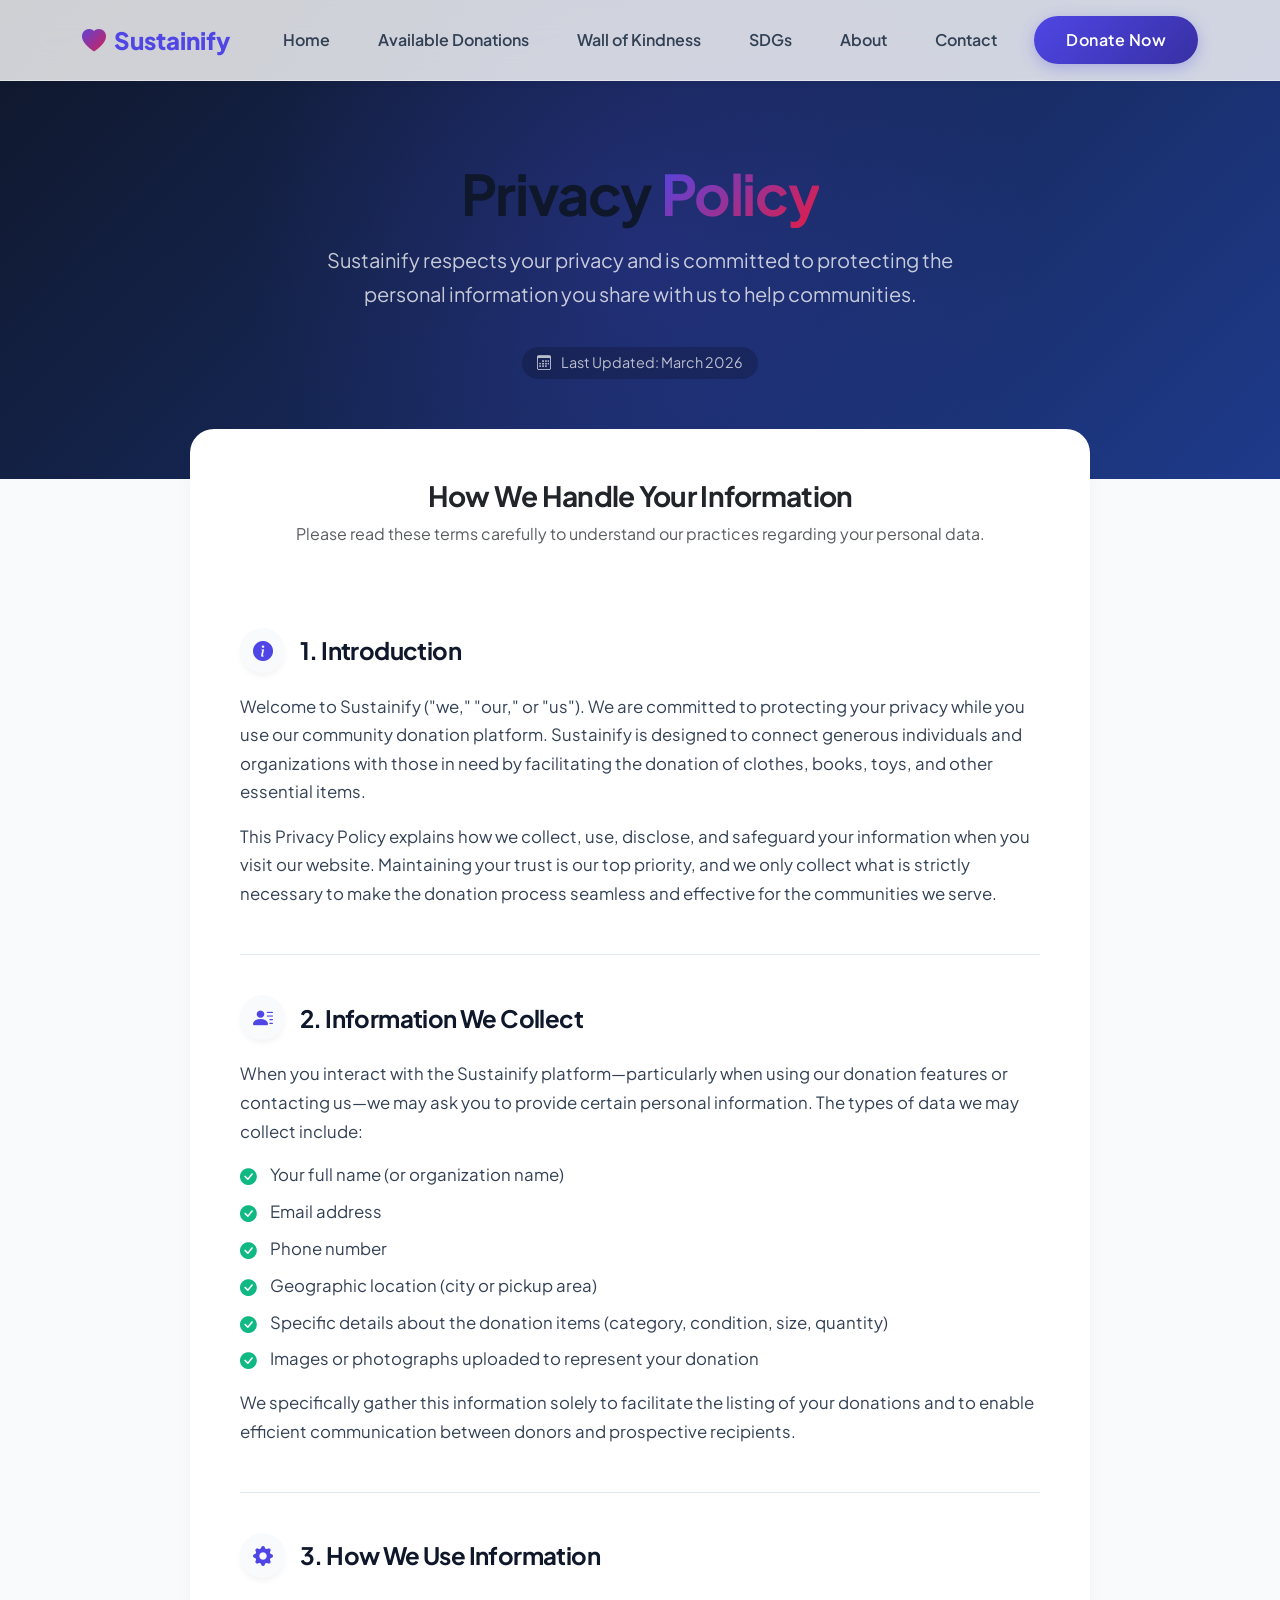
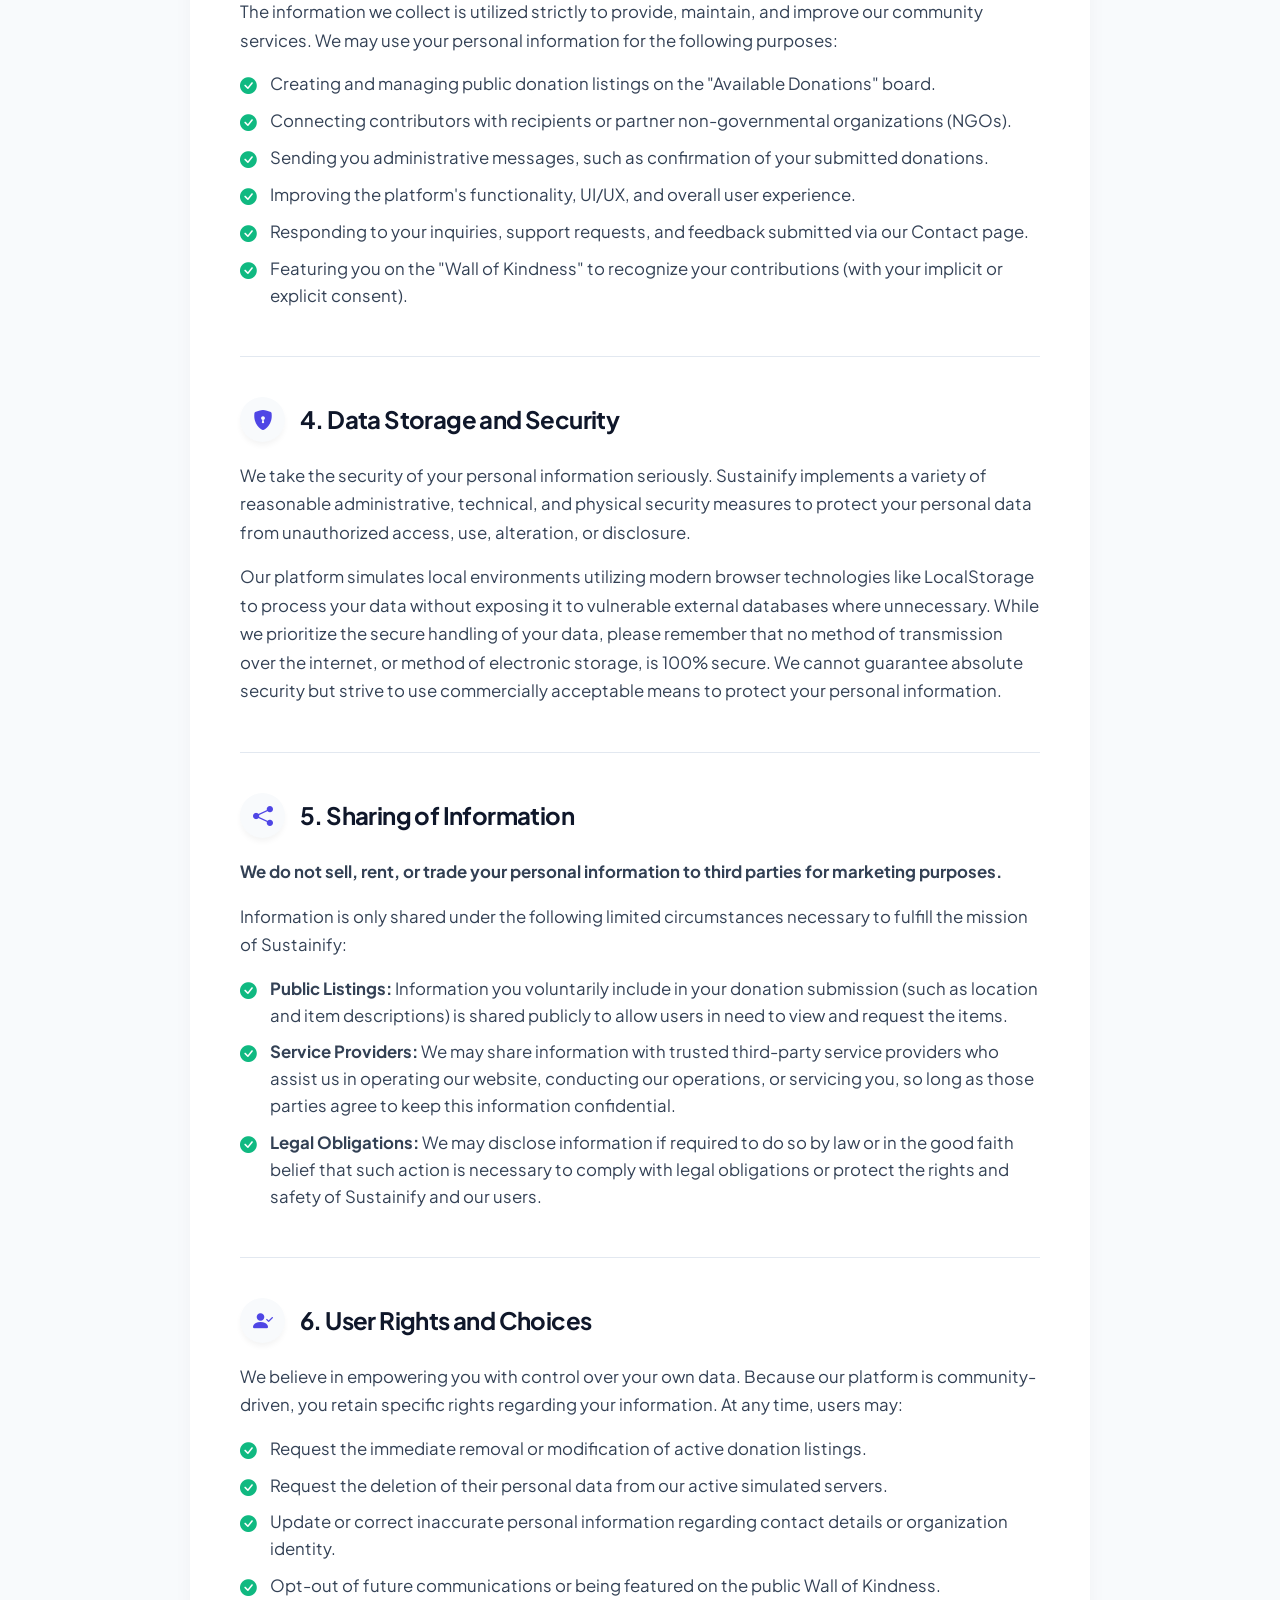
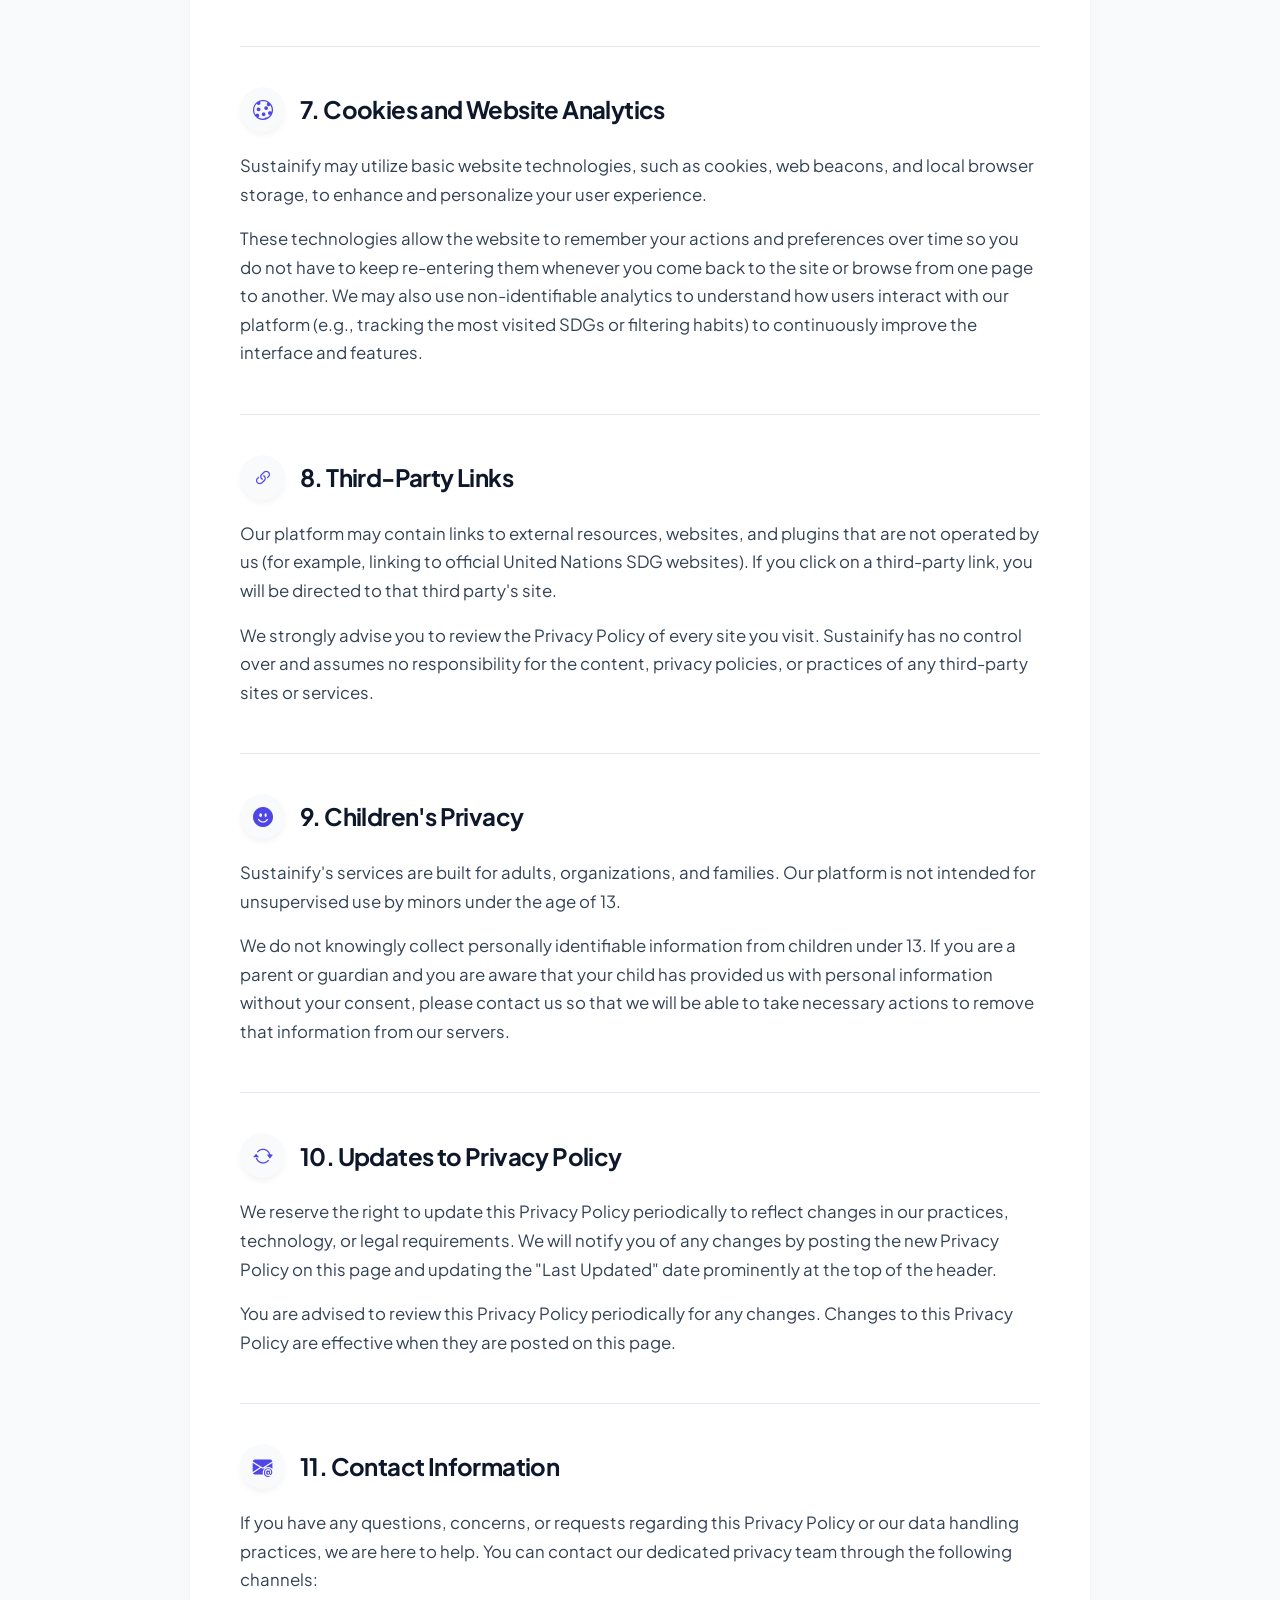
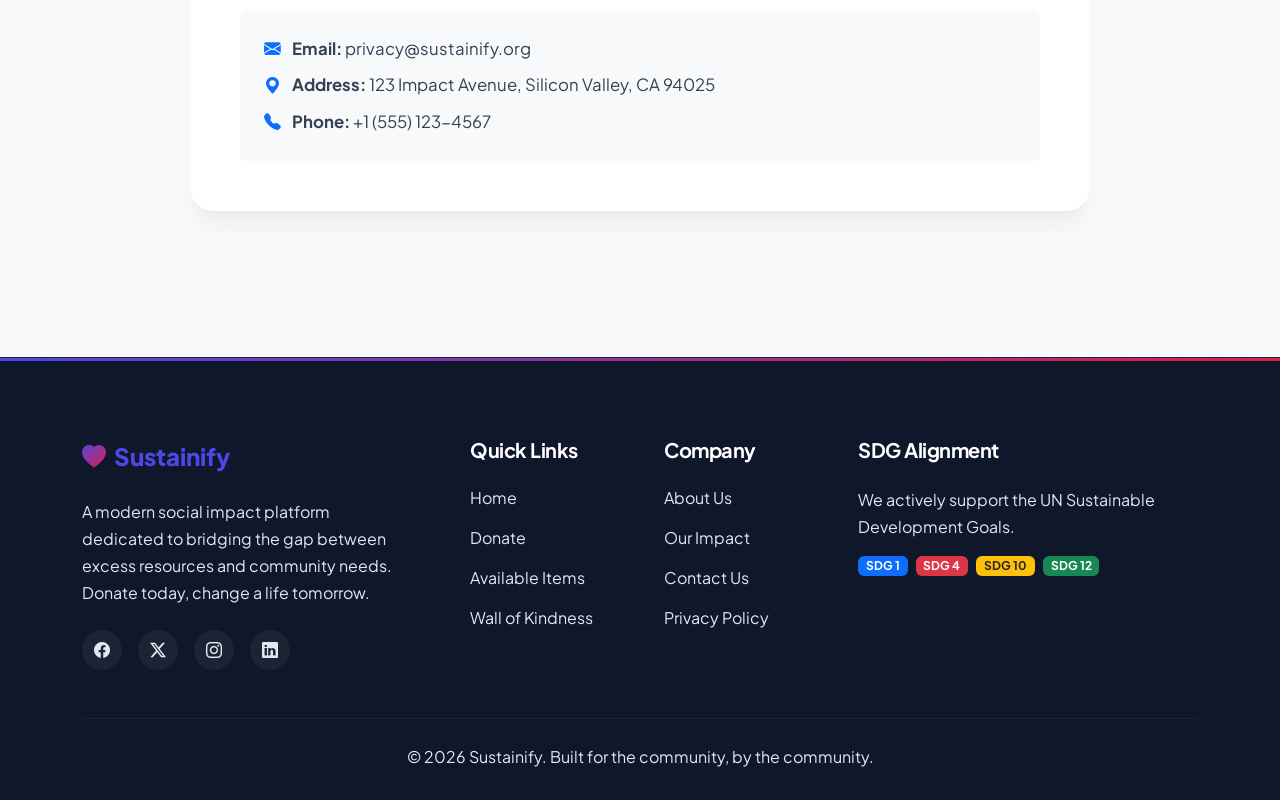
<file: privacy-policy.html>
<!DOCTYPE html>
<html lang="en">

<head>
    <meta charset="UTF-8">
    <meta name="viewport" content="width=device-width, initial-scale=1.0">
    <title>Privacy Policy - Sustainify</title>
    
    <!-- Bootstrap CSS -->
    <link href="https://cdn.jsdelivr.net/npm/bootstrap@5.3.2/dist/css/bootstrap.min.css" rel="stylesheet">
    <!-- Bootstrap Icons -->
    <link rel="stylesheet" href="https://cdn.jsdelivr.net/npm/bootstrap-icons@1.11.1/font/bootstrap-icons.css">
    
    <!-- Custom CSS -->
    <link rel="stylesheet" href="assets/css/style.css">

    <style>
        .page-header {
            padding: 160px 0 100px;
            background: linear-gradient(135deg, var(--dark) 0%, #1e3a8a 100%);
            color: white;
            text-align: center;
            position: relative;
        }

        .header-bg-glow {
            position: absolute;
            top: 50%; left: 50%;
            transform: translate(-50%, -50%);
            width: 800px; height: 800px;
            background: radial-gradient(circle, rgba(79, 70, 229, 0.2) 0%, transparent 70%);
            z-index: 0;
            animation: pulse-glow 8s infinite alternate ease-in-out;
        }

        @keyframes pulse-glow {
            0% { opacity: 0.5; transform: translate(-50%, -50%) scale(1); }
            100% { opacity: 1; transform: translate(-50%, -50%) scale(1.1); }
        }

        .policy-container {
            max-width: 900px;
            margin: -50px auto 50px;
            background: white;
            border-radius: var(--border-radius-lg);
            padding: 50px;
            box-shadow: var(--shadow-lg);
            position: relative;
            z-index: 10;
        }

        .policy-section {
            margin-bottom: 40px;
            padding-bottom: 30px;
            border-bottom: 1px solid var(--light-muted);
        }

        .policy-section:last-child {
            border-bottom: none;
            margin-bottom: 0;
            padding-bottom: 0;
        }

        .policy-heading {
            display: flex;
            align-items: center;
            gap: 15px;
            margin-bottom: 20px;
            color: var(--dark);
        }

        .policy-icon {
            width: 45px;
            height: 45px;
            background: var(--light);
            color: var(--primary);
            border-radius: 50%;
            display: flex;
            align-items: center;
            justify-content: center;
            font-size: 1.25rem;
            flex-shrink: 0;
            box-shadow: var(--shadow-sm);
        }

        .policy-text {
            color: var(--dark-muted);
            line-height: 1.8;
            font-size: 1.05rem;
        }

        .policy-list {
            list-style-type: none;
            padding-left: 0;
            margin-top: 15px;
        }

        .policy-list li {
            position: relative;
            padding-left: 30px;
            margin-bottom: 10px;
            color: var(--dark-muted);
            line-height: 1.6;
        }

        .policy-list li::before {
            content: '\F26A'; /* bootstrap icon bi-check-circle-fill hex */
            font-family: 'bootstrap-icons';
            position: absolute;
            left: 0;
            top: 2px;
            color: var(--success);
        }
        
        .last-updated {
            font-size: 0.9rem;
            color: rgba(255,255,255,0.7);
            margin-top: 20px;
            display: inline-block;
            background: rgba(0,0,0,0.2);
            padding: 5px 15px;
            border-radius: 50px;
        }

        @media (max-width: 768px) {
            .policy-container {
                padding: 30px 20px;
                margin-top: -30px;
                margin-left: 15px;
                margin-right: 15px;
            }
        }
    </style>
</head>

<body>

    <!-- Loader -->
    <div id="loader">
        <div class="spinner-pulse"></div>
    </div>

    <!-- Navbar -->
    <nav class="navbar navbar-expand-lg fixed-top">
        <div class="container">
            <a class="navbar-brand" href="index.html">
                <i class="bi bi-heart-fill"></i> Sustainify
            </a>
            <button class="navbar-toggler border-0" type="button" data-bs-toggle="collapse" data-bs-target="#navbarNav">
                <i class="bi bi-list fs-1 text-dark"></i>
            </button>
            <div class="collapse navbar-collapse" id="navbarNav">
                <ul class="navbar-nav mx-auto gap-3">
                    <li class="nav-item"><a class="nav-link" href="index.html">Home</a></li>

                    <li class="nav-item"><a class="nav-link" href="donations-list.html">Available Donations</a></li>
                    <li class="nav-item"><a class="nav-link" href="wall-of-kindness.html">Wall of Kindness</a></li>
                    <li class="nav-item"><a class="nav-link" href="sdg.html">SDGs</a></li>
                    <li class="nav-item"><a class="nav-link" href="about.html">About</a></li>
                    <li class="nav-item"><a class="nav-link" href="contact.html">Contact</a></li>
                </ul>
                <div class="d-flex mt-3 mt-lg-0">
                    <a href="donate.html" class="btn btn-primary-custom w-100">Donate Now</a>
                </div>
            </div>
        </div>
    </nav>

    <!-- Header -->
    <header class="page-header">
        <div class="header-bg-glow"></div>
        <div class="container position-relative z-1">
            <h1 class="display-4 fw-bold reveal-up">Privacy <span class="text-gradient">Policy</span></h1>
            <p class="fs-5 opacity-75 max-w-700 mx-auto mt-3 reveal-up" style="max-width: 700px; transition-delay: 0.1s;">
                Sustainify respects your privacy and is committed to protecting the personal information you share with us to help communities.
            </p>
            <div class="last-updated reveal-up" style="transition-delay: 0.2s;">
                <i class="bi bi-calendar3 me-2"></i> Last Updated: March 2026
            </div>
        </div>
    </header>

    <!-- Content -->
    <section class="container pb-5 mb-5">
        <div class="policy-container reveal-up" style="transition-delay: 0.3s;">
            
            <div class="text-center mb-5 pb-3">
                <h3 class="fw-bold text-dark">How We Handle Your Information</h3>
                <p class="text-muted">Please read these terms carefully to understand our practices regarding your personal data.</p>
            </div>

            <!-- Section 1 -->
            <div class="policy-section">
                <h4 class="policy-heading">
                    <div class="policy-icon"><i class="bi bi-info-circle-fill"></i></div>
                    1. Introduction
                </h4>
                <div class="policy-text">
                    <p>Welcome to Sustainify ("we," "our," or "us"). We are committed to protecting your privacy while you use our community donation platform. Sustainify is designed to connect generous individuals and organizations with those in need by facilitating the donation of clothes, books, toys, and other essential items.</p>
                    <p>This Privacy Policy explains how we collect, use, disclose, and safeguard your information when you visit our website. Maintaining your trust is our top priority, and we only collect what is strictly necessary to make the donation process seamless and effective for the communities we serve.</p>
                </div>
            </div>

            <!-- Section 2 -->
            <div class="policy-section">
                <h4 class="policy-heading">
                    <div class="policy-icon"><i class="bi bi-person-lines-fill"></i></div>
                    2. Information We Collect
                </h4>
                <div class="policy-text">
                    <p>When you interact with the Sustainify platform—particularly when using our donation features or contacting us—we may ask you to provide certain personal information. The types of data we may collect include:</p>
                    <ul class="policy-list">
                        <li>Your full name (or organization name)</li>
                        <li>Email address</li>
                        <li>Phone number</li>
                        <li>Geographic location (city or pickup area)</li>
                        <li>Specific details about the donation items (category, condition, size, quantity)</li>
                        <li>Images or photographs uploaded to represent your donation</li>
                    </ul>
                    <p>We specifically gather this information solely to facilitate the listing of your donations and to enable efficient communication between donors and prospective recipients.</p>
                </div>
            </div>

            <!-- Section 3 -->
            <div class="policy-section">
                <h4 class="policy-heading">
                    <div class="policy-icon"><i class="bi bi-gear-fill"></i></div>
                    3. How We Use Information
                </h4>
                <div class="policy-text">
                    <p>The information we collect is utilized strictly to provide, maintain, and improve our community services. We may use your personal information for the following purposes:</p>
                    <ul class="policy-list">
                        <li>Creating and managing public donation listings on the "Available Donations" board.</li>
                        <li>Connecting contributors with recipients or partner non-governmental organizations (NGOs).</li>
                        <li>Sending you administrative messages, such as confirmation of your submitted donations.</li>
                        <li>Improving the platform's functionality, UI/UX, and overall user experience.</li>
                        <li>Responding to your inquiries, support requests, and feedback submitted via our Contact page.</li>
                        <li>Featuring you on the "Wall of Kindness" to recognize your contributions (with your implicit or explicit consent).</li>
                    </ul>
                </div>
            </div>

            <!-- Section 4 -->
            <div class="policy-section">
                <h4 class="policy-heading">
                    <div class="policy-icon"><i class="bi bi-shield-lock-fill"></i></div>
                    4. Data Storage and Security
                </h4>
                <div class="policy-text">
                    <p>We take the security of your personal information seriously. Sustainify implements a variety of reasonable administrative, technical, and physical security measures to protect your personal data from unauthorized access, use, alteration, or disclosure.</p>
                    <p>Our platform simulates local environments utilizing modern browser technologies like LocalStorage to process your data without exposing it to vulnerable external databases where unnecessary. While we prioritize the secure handling of your data, please remember that no method of transmission over the internet, or method of electronic storage, is 100% secure. We cannot guarantee absolute security but strive to use commercially acceptable means to protect your personal information.</p>
                </div>
            </div>

            <!-- Section 5 -->
            <div class="policy-section">
                <h4 class="policy-heading">
                    <div class="policy-icon"><i class="bi bi-share-fill"></i></div>
                    5. Sharing of Information
                </h4>
                <div class="policy-text">
                    <p><strong>We do not sell, rent, or trade your personal information to third parties for marketing purposes.</strong></p>
                    <p>Information is only shared under the following limited circumstances necessary to fulfill the mission of Sustainify:</p>
                    <ul class="policy-list">
                        <li><strong>Public Listings:</strong> Information you voluntarily include in your donation submission (such as location and item descriptions) is shared publicly to allow users in need to view and request the items.</li>
                        <li><strong>Service Providers:</strong> We may share information with trusted third-party service providers who assist us in operating our website, conducting our operations, or servicing you, so long as those parties agree to keep this information confidential.</li>
                        <li><strong>Legal Obligations:</strong> We may disclose information if required to do so by law or in the good faith belief that such action is necessary to comply with legal obligations or protect the rights and safety of Sustainify and our users.</li>
                    </ul>
                </div>
            </div>

            <!-- Section 6 -->
            <div class="policy-section">
                <h4 class="policy-heading">
                    <div class="policy-icon"><i class="bi bi-person-check-fill"></i></div>
                    6. User Rights and Choices
                </h4>
                <div class="policy-text">
                    <p>We believe in empowering you with control over your own data. Because our platform is community-driven, you retain specific rights regarding your information. At any time, users may:</p>
                    <ul class="policy-list">
                        <li>Request the immediate removal or modification of active donation listings.</li>
                        <li>Request the deletion of their personal data from our active simulated servers.</li>
                        <li>Update or correct inaccurate personal information regarding contact details or organization identity.</li>
                        <li>Opt-out of future communications or being featured on the public Wall of Kindness.</li>
                    </ul>
                </div>
            </div>

            <!-- Section 7 -->
            <div class="policy-section">
                <h4 class="policy-heading">
                    <div class="policy-icon"><i class="bi bi-cookie"></i></div>
                    7. Cookies and Website Analytics
                </h4>
                <div class="policy-text">
                    <p>Sustainify may utilize basic website technologies, such as cookies, web beacons, and local browser storage, to enhance and personalize your user experience.</p>
                    <p>These technologies allow the website to remember your actions and preferences over time so you do not have to keep re-entering them whenever you come back to the site or browse from one page to another. We may also use non-identifiable analytics to understand how users interact with our platform (e.g., tracking the most visited SDGs or filtering habits) to continuously improve the interface and features.</p>
                </div>
            </div>

            <!-- Section 8 -->
            <div class="policy-section">
                <h4 class="policy-heading">
                    <div class="policy-icon"><i class="bi bi-link-45deg"></i></div>
                    8. Third-Party Links
                </h4>
                <div class="policy-text">
                    <p>Our platform may contain links to external resources, websites, and plugins that are not operated by us (for example, linking to official United Nations SDG websites). If you click on a third-party link, you will be directed to that third party's site.</p>
                    <p>We strongly advise you to review the Privacy Policy of every site you visit. Sustainify has no control over and assumes no responsibility for the content, privacy policies, or practices of any third-party sites or services.</p>
                </div>
            </div>

            <!-- Section 9 -->
            <div class="policy-section">
                <h4 class="policy-heading">
                    <div class="policy-icon"><i class="bi bi-emoji-smile-fill"></i></div>
                    9. Children's Privacy
                </h4>
                <div class="policy-text">
                    <p>Sustainify's services are built for adults, organizations, and families. Our platform is not intended for unsupervised use by minors under the age of 13.</p>
                    <p>We do not knowingly collect personally identifiable information from children under 13. If you are a parent or guardian and you are aware that your child has provided us with personal information without your consent, please contact us so that we will be able to take necessary actions to remove that information from our servers.</p>
                </div>
            </div>

            <!-- Section 10 -->
            <div class="policy-section">
                <h4 class="policy-heading">
                    <div class="policy-icon"><i class="bi bi-arrow-repeat"></i></div>
                    10. Updates to Privacy Policy
                </h4>
                <div class="policy-text">
                    <p>We reserve the right to update this Privacy Policy periodically to reflect changes in our practices, technology, or legal requirements. We will notify you of any changes by posting the new Privacy Policy on this page and updating the "Last Updated" date prominently at the top of the header.</p>
                    <p>You are advised to review this Privacy Policy periodically for any changes. Changes to this Privacy Policy are effective when they are posted on this page.</p>
                </div>
            </div>

            <!-- Section 11 -->
            <div class="policy-section">
                <h4 class="policy-heading">
                    <div class="policy-icon"><i class="bi bi-envelope-at-fill"></i></div>
                    11. Contact Information
                </h4>
                <div class="policy-text">
                    <p>If you have any questions, concerns, or requests regarding this Privacy Policy or our data handling practices, we are here to help. You can contact our dedicated privacy team through the following channels:</p>
                    <div class="bg-light p-4 rounded mt-3">
                        <p class="mb-2"><i class="bi bi-envelope-fill text-primary me-2"></i> <strong>Email:</strong> privacy@sustainify.org</p>
                        <p class="mb-2"><i class="bi bi-geo-alt-fill text-primary me-2"></i> <strong>Address:</strong> 123 Impact Avenue, Silicon Valley, CA 94025</p>
                        <p class="mb-0"><i class="bi bi-telephone-fill text-primary me-2"></i> <strong>Phone:</strong> +1 (555) 123-4567</p>
                    </div>
                </div>
            </div>

        </div>
    </section>

    <!-- Footer -->
    <footer class="footer-modern">
        <div class="container">
            <div class="row g-5 mb-5">
                <div class="col-lg-4">
                    <a href="index.html" class="navbar-brand text-white footer-brand mb-3">
                        <i class="bi bi-heart-fill"></i> Sustainify
                    </a>
                    <p class="mt-4 pe-lg-4">
                        A modern social impact platform dedicated to bridging the gap between excess resources and community needs. Donate today, change a life tomorrow.
                    </p>
                    <div class="d-flex gap-3 mt-4">
                        <a href="#" class="social-circle"><i class="bi bi-facebook"></i></a>
                        <a href="#" class="social-circle"><i class="bi bi-twitter-x"></i></a>
                        <a href="#" class="social-circle"><i class="bi bi-instagram"></i></a>
                        <a href="#" class="social-circle"><i class="bi bi-linkedin"></i></a>
                    </div>
                </div>
                <div class="col-lg-2 col-6">
                    <h5 class="text-white fw-bold mb-4">Quick Links</h5>
                    <ul class="list-unstyled d-flex flex-column gap-3">
                        <li><a href="index.html">Home</a></li>
                        <li><a href="donate.html">Donate</a></li>
                        <li><a href="donations-list.html">Available Items</a></li>
                        <li><a href="wall-of-kindness.html">Wall of Kindness</a></li>
                    </ul>
                </div>
                <div class="col-lg-2 col-6">
                    <h5 class="text-white fw-bold mb-4">Company</h5>
                    <ul class="list-unstyled d-flex flex-column gap-3">
                        <li><a href="about.html">About Us</a></li>
                        <li><a href="sdg.html">Our Impact</a></li>
                        <li><a href="contact.html">Contact Us</a></li>
                        <li><a href="privacy-policy.html">Privacy Policy</a></li>
                    </ul>
                </div>
                <div class="col-lg-4">
                    <h5 class="text-white fw-bold mb-4">SDG Alignment</h5>
                    <p>We actively support the UN Sustainable Development Goals.</p>
                    <div class="d-flex flex-wrap gap-2 mt-3">
                        <span class="badge bg-primary">SDG 1</span>
                        <span class="badge bg-danger">SDG 4</span>
                        <span class="badge bg-warning text-dark">SDG 10</span>
                        <span class="badge bg-success">SDG 12</span>
                    </div>
                </div>
            </div>
            
            <div class="pt-4 border-top" style="border-color: rgba(255,255,255,0.05) !important;">
                <div class="text-center">
                    <p class="mb-0">© 2026 Sustainify. Built for the community, by the community.</p>
                </div>
            </div>
        </div>
    </footer>

    <!-- Bootstrap JS -->
    <script src="https://cdn.jsdelivr.net/npm/bootstrap@5.3.2/dist/js/bootstrap.bundle.min.js"></script>
    <!-- Custom Main JS -->
    <script src="assets/js/main.js"></script>
</body>
</html>
</file>
<file: assets/css/style.css>
/* 
  Sustainify V2 - Global Stylesheet 
  Professional Community Donation Platform
*/

@import url('https://fonts.googleapis.com/css2?family=Plus+Jakarta+Sans:wght@300;400;500;600;700;800&display=swap');

:root {
    /* Color Palette */
    --primary: #4f46e5;      /* Deep Indigo */
    --primary-light: #818cf8;
    --primary-dark: #3730a3;
    
    --secondary: #e11d48;    /* Rose/Ruby */
    --secondary-light: #fb7185;
    
    --success: #10b981;
    --warning: #f59e0b;
    --danger: #ef4444;
    
    --dark: #0f172a;         /* Slate 900 */
    --dark-muted: #334155;   /* Slate 700 */
    --light: #f8fafc;        /* Slate 50 */
    --light-muted: #e2e8f0;  /* Slate 200 */
    --white: #ffffff;
    
    /* Gradients */
    --grad-primary: linear-gradient(135deg, var(--primary), var(--primary-dark));
    --grad-accent: linear-gradient(135deg, var(--primary), var(--secondary));
    --grad-glass: linear-gradient(135deg, rgba(255, 255, 255, 0.9), rgba(255, 255, 255, 0.4));
    
    /* Shadows */
    --shadow-sm: 0 4px 6px -1px rgba(0, 0, 0, 0.05);
    --shadow-md: 0 10px 15px -3px rgba(0, 0, 0, 0.05), 0 4px 6px -2px rgba(0, 0, 0, 0.025);
    --shadow-lg: 0 20px 25px -5px rgba(0, 0, 0, 0.05), 0 10px 10px -5px rgba(0, 0, 0, 0.02);
    --shadow-glow: 0 0 20px rgba(79, 70, 229, 0.4);
    
    /* Layout */
    --border-radius: 16px;
    --border-radius-lg: 24px;
    --transition-fast: 0.2s cubic-bezier(0.4, 0, 0.2, 1);
    --transition-normal: 0.3s cubic-bezier(0.4, 0, 0.2, 1);
    --transition-slow: 0.5s cubic-bezier(0.4, 0, 0.2, 1);
}

body {
    font-family: 'Plus Jakarta Sans', sans-serif;
    background-color: var(--light);
    color: var(--dark);
    display: flex;
    flex-direction: column;
    min-height: 100vh;
    overflow-x: hidden;
    -webkit-font-smoothing: antialiased;
}

/* Typography Enhancements */
h1, h2, h3, h4, h5, h6 {
    font-weight: 700;
    letter-spacing: -0.025em;
    color: var(--dark);
}

p {
    line-height: 1.7;
}

.text-gradient {
    background: var(--grad-accent);
    -webkit-background-clip: text;
    -webkit-text-fill-color: transparent;
    background-clip: text;
    color: transparent;
}

/* Glassmorphism Navbar */
.navbar {
    background: rgba(255, 255, 255, 0.8) !important;
    backdrop-filter: blur(20px);
    -webkit-backdrop-filter: blur(20px);
    border-bottom: 1px solid rgba(255, 255, 255, 0.4);
    box-shadow: var(--shadow-sm);
    padding: 1rem 0;
    transition: var(--transition-normal);
}

.navbar.scrolled {
    padding: 0.5rem 0;
    background: rgba(255, 255, 255, 0.95) !important;
    box-shadow: var(--shadow-md);
}

.navbar-brand {
    font-weight: 800;
    font-size: 1.5rem;
    color: var(--primary) !important;
    display: flex;
    align-items: center;
    gap: 0.5rem;
}

.navbar-brand i {
    background: var(--grad-accent);
    -webkit-background-clip: text;
    -webkit-text-fill-color: transparent;
}

.nav-link {
    font-weight: 600;
    color: var(--dark-muted) !important;
    position: relative;
    padding: 0.5rem 1rem !important;
    transition: var(--transition-fast);
}

.nav-link::after {
    content: '';
    position: absolute;
    bottom: 0px;
    left: 50%;
    transform: translateX(-50%);
    width: 0;
    height: 3px;
    background: var(--grad-accent);
    border-radius: 3px;
    transition: var(--transition-normal);
}

.nav-link:hover, .nav-link.active {
    color: var(--primary) !important;
}

.nav-link:hover::after, .nav-link.active::after {
    width: 80%;
}

/* Buttons */
.btn-primary-custom {
    background: var(--grad-primary);
    color: var(--white);
    border: none;
    border-radius: 50px;
    padding: 0.75rem 2rem;
    font-weight: 600;
    letter-spacing: 0.5px;
    transition: var(--transition-normal);
    box-shadow: 0 4px 15px rgba(79, 70, 229, 0.3);
    position: relative;
    overflow: hidden;
    z-index: 1;
}

.btn-primary-custom::before {
    content: '';
    position: absolute;
    top: 0; left: 0; right: 0; bottom: 0;
    background: var(--grad-accent);
    opacity: 0;
    z-index: -1;
    transition: var(--transition-normal);
}

.btn-primary-custom:hover {
    color: white;
    transform: translateY(-3px);
    box-shadow: var(--shadow-glow);
}

.btn-primary-custom:hover::before {
    opacity: 1;
}

.btn-outline-custom {
    background: transparent;
    color: var(--primary);
    border: 2px solid var(--primary);
    border-radius: 50px;
    padding: 0.65rem 1.8rem;
    font-weight: 600;
    transition: var(--transition-normal);
}

.btn-outline-custom:hover {
    background: var(--primary);
    color: white;
    transform: translateY(-3px);
    box-shadow: 0 4px 15px rgba(79, 70, 229, 0.2);
}

/* Base Card Styles */
.glass-card {
    background: var(--white);
    border-radius: var(--border-radius-lg);
    border: 1px solid rgba(255,255,255, 0.8);
    box-shadow: var(--shadow-md);
    transition: var(--transition-normal);
    overflow: hidden;
    position: relative;
}

.glass-card:hover {
    transform: translateY(-8px);
    box-shadow: var(--shadow-lg);
}

/* Specific component: Image Hover Zoom */
.card-img-container {
    overflow: hidden;
    position: relative;
}

.card-img-container img {
    transition: transform 0.6s cubic-bezier(0.4, 0, 0.2, 1);
}

.glass-card:hover .card-img-container img {
    transform: scale(1.08);
}

/* Utilities */
.section-padding {
    padding: 100px 0;
}

.reveal, .reveal-up, .reveal-left, .reveal-right {
    opacity: 0;
    visibility: hidden;
    transition: all 0.8s cubic-bezier(0.5, 0, 0, 1);
}
.reveal-up { transform: translateY(40px); }
.reveal-left { transform: translateX(-40px); }
.reveal-right { transform: translateX(40px); }

.revealed {
    opacity: 1;
    visibility: visible;
    transform: translate(0, 0);
}

/* Forms */
.form-floating-custom {
    position: relative;
    margin-bottom: 1.5rem;
}
.form-control-custom, .form-select-custom {
    width: 100%;
    padding: 1rem 1.25rem;
    border: 1px solid var(--light-muted);
    border-radius: var(--border-radius);
    background: #fff;
    font-size: 1rem;
    transition: var(--transition-normal);
    color: var(--dark);
}
.form-control-custom:focus, .form-select-custom:focus {
    outline: none;
    border-color: var(--primary);
    box-shadow: 0 0 0 4px rgba(79,70,229,0.1);
}
textarea.form-control-custom {
    resize: vertical;
    min-height: 120px;
}

/* Footer modern */
.footer-modern {
    background: var(--dark);
    position: relative;
    color: var(--light-muted);
    padding: 80px 0 30px;
    margin-top: auto;
    border-top: 1px solid rgba(255,255,255,0.05);
}

.footer-modern::before {
    content: '';
    position: absolute;
    top: 0; left: 0; right: 0;
    height: 3px;
    background: var(--grad-accent);
}

.footer-brand i {
    background: var(--grad-accent);
    -webkit-background-clip: text;
    -webkit-text-fill-color: transparent;
}

.footer-modern a {
    color: var(--light-muted);
    text-decoration: none;
    transition: var(--transition-fast);
}

.footer-modern a:hover {
    color: var(--white);
    transform: translateX(5px);
    display: inline-block;
}

.social-circle {
    display: inline-flex;
    align-items: center;
    justify-content: center;
    width: 40px;
    height: 40px;
    border-radius: 50%;
    background: rgba(255,255,255,0.05);
    color: white;
    transition: var(--transition-normal);
}
.social-circle:hover {
    background: var(--primary);
    transform: translateY(-3px) !important;
    box-shadow: 0 10px 15px -3px rgba(79, 70, 229, 0.4);
}

/* Loading Overlay */
#loader {
    position: fixed;
    top: 0; left: 0; right: 0; bottom: 0;
    background: var(--white);
    z-index: 9999;
    display: flex;
    justify-content: center;
    align-items: center;
    transition: opacity 0.5s;
}
.spinner-pulse {
    width: 60px;
    height: 60px;
    background: var(--grad-accent);
    border-radius: 50%;
    animation: pulse 1.5s infinite ease-in-out;
}
@keyframes pulse {
    0% { transform: scale(0); opacity: 1; }
    100% { transform: scale(1); opacity: 0; }
}
</file>
